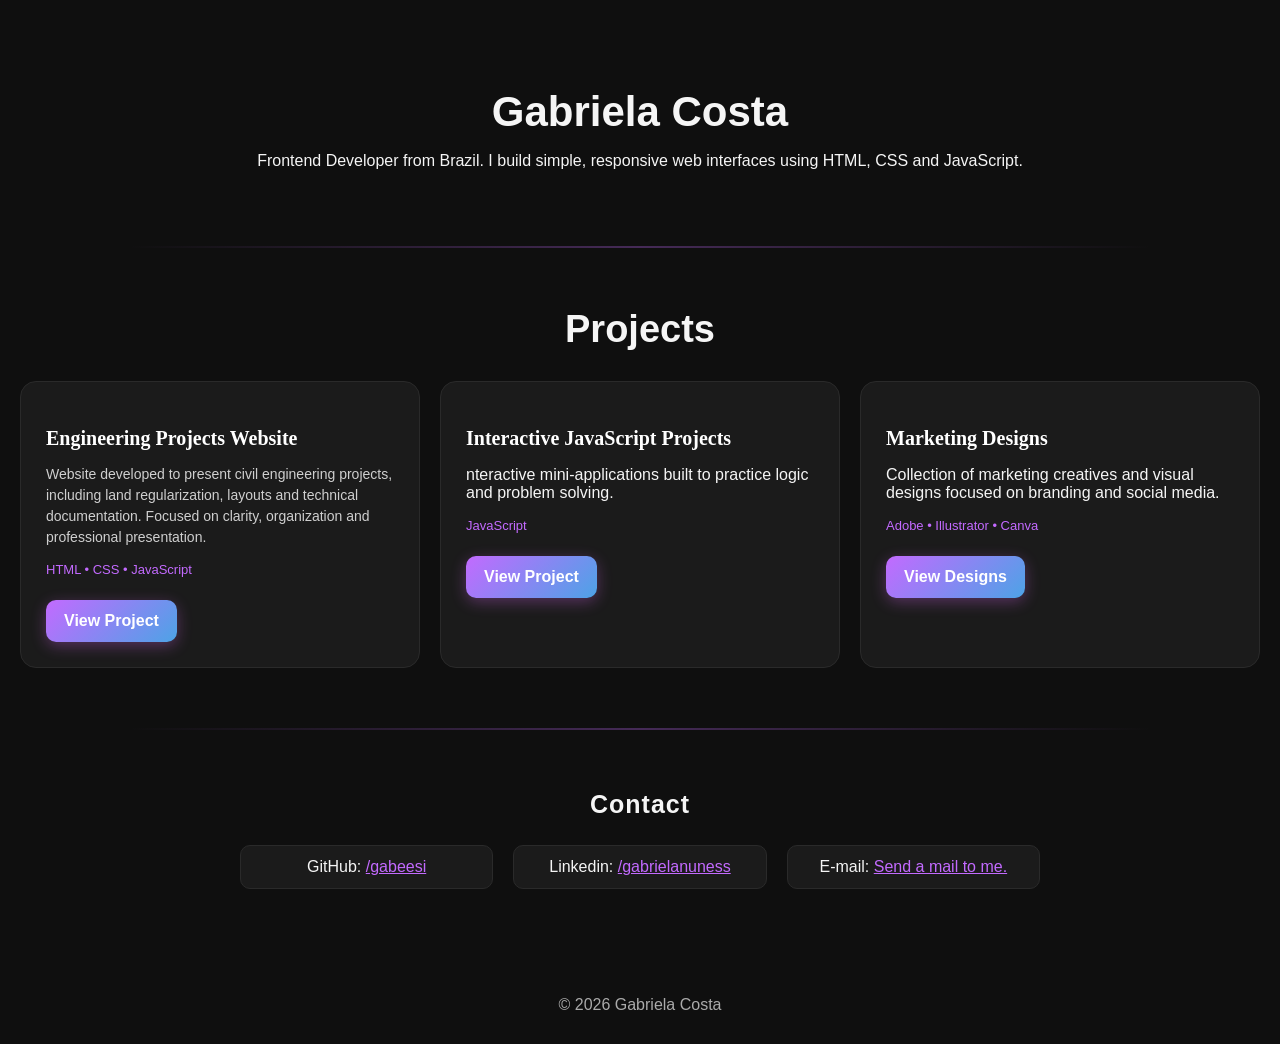
<file: index.html>
<!DOCTYPE html>
<html lang="pt-BR">
<head>
  <meta charset="UTF-8" />
  <meta name="viewport" content="width=device-width, initial-scale=1.0" />
  <title>Gabriela Costa | Frontend Developer</title>
  <link rel="stylesheet" href="index.css" />
</head>
<body>

<header>
  <h1>Gabriela Costa</h1>
  <p>Frontend Developer from Brazil. I build simple, responsive web interfaces using HTML, CSS and JavaScript.</p>
</header>
<hr>
<!--Projects Cards-->
<section>
  <h2>Projects</h2>
  <div class="projects">
    <div class="card">
    <h3>Engineering Projects Website</h3>
      <p class="description">Website developed to present civil engineering projects, including land regularization, layouts and technical documentation. Focused on clarity, organization and professional presentation.</p>
      <p class="tech">HTML • CSS • JavaScript</p>
      <a class="btn" href="https://gabeesi.github.io/ArtesiaEC/" target="_blank">View Project</a>
    </div>

    <div class="card">
      <h3>Interactive JavaScript Projects</h3>
      <p>nteractive mini-applications built to practice logic and problem solving.</p>
      <p class="tech">JavaScript</p>
      <a class="btn" href="projects.html" target="_blank">View Project</a>
    </div>

    <div class="card">
      <h3>Marketing Designs</h3>
      <p>Collection of marketing creatives and visual designs focused on branding and social media.</p>
      <p class="tech">Adobe • Illustrator • Canva </p>
      <a class="btn" href="designs.html" target="_blank">View Designs</a>

    </div>
   
  </div>
</section>
<hr>
<!--Contact Section-->
<section class="contact-section">
  <h2>Contact</h2>
  <div class="contact-container">
      <p>GitHub: <a class="a1" href="https://github.com/gabeesi" target="_blank">/gabeesi</a></p>
      <p>Linkedin: <a class="a1" href="https://www.linkedin.com/in/gabrielanuness/" target="_blank">/gabrielanuness</a></p>
      <p>E-mail: <a class="a1" href="mailto:gabeesi.kg@gmail.com" target="_blank">Send a mail to me.</a></p>
  </div>
</section>

<footer>
  © 2026 Gabriela Costa
</footer>

<script src="index.js"></script>
</body>
</html>
</file>
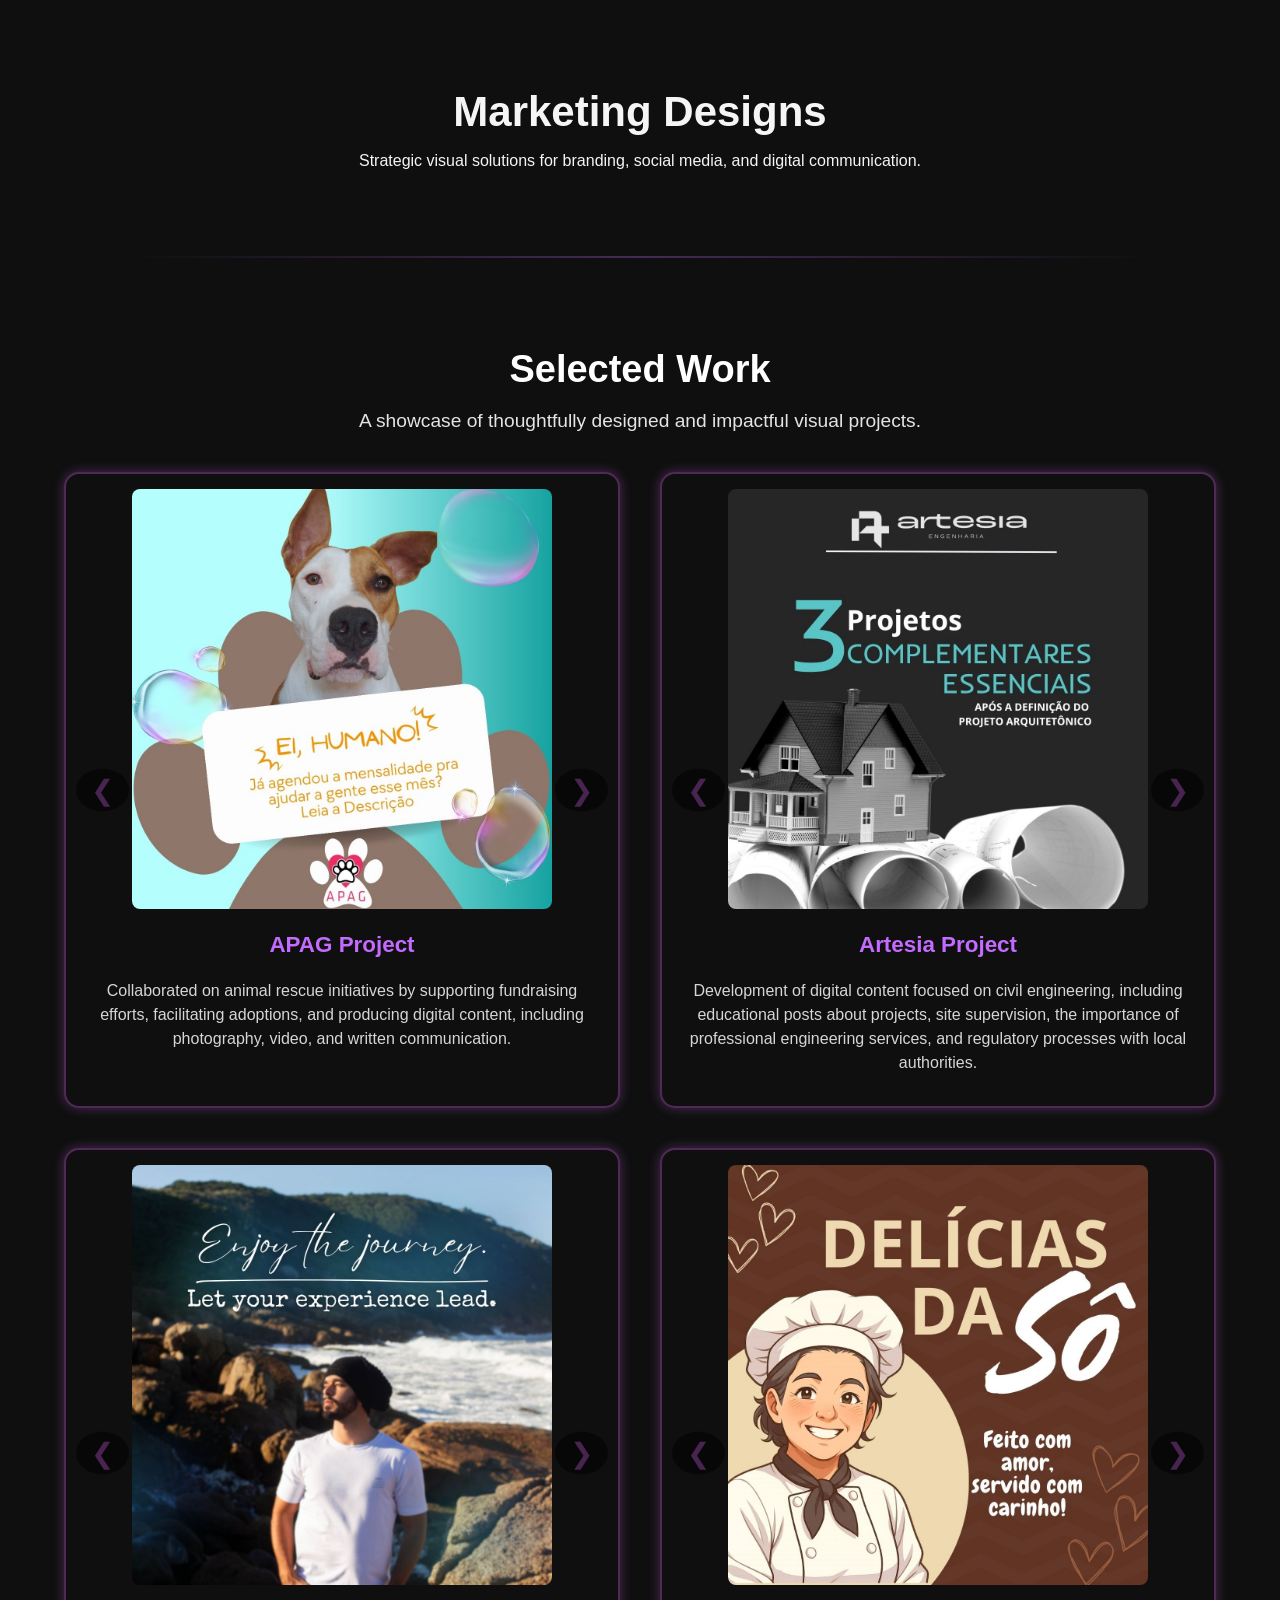
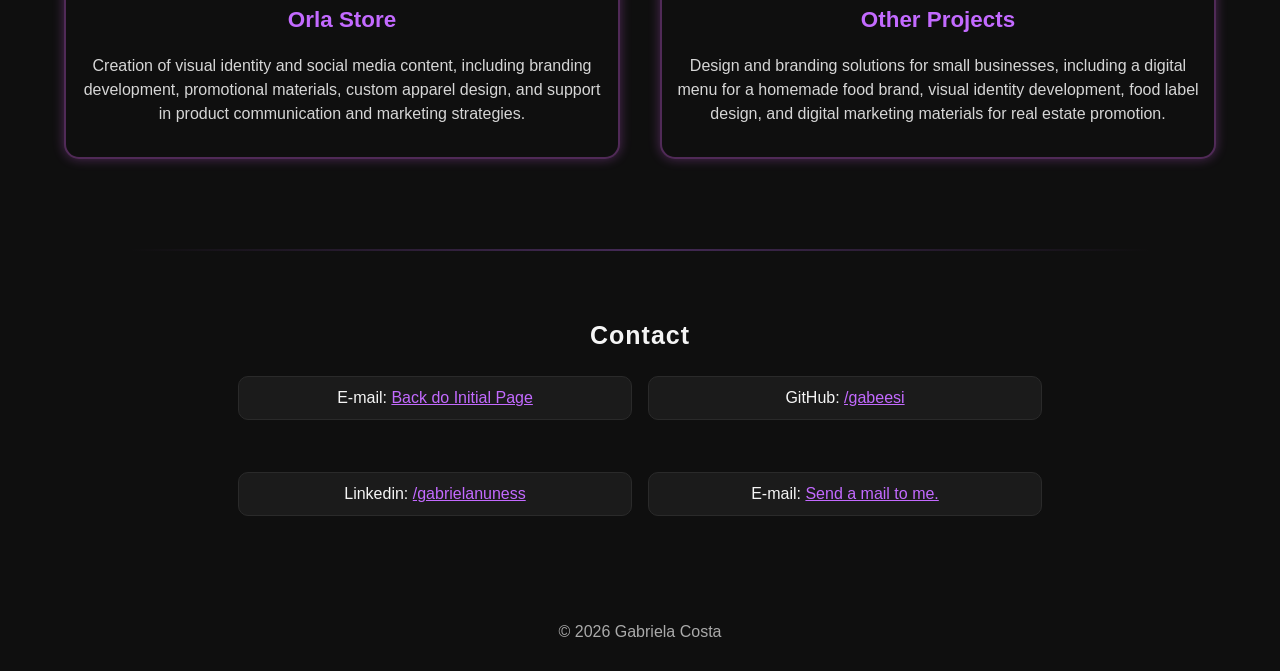
<file: designs.html>
<!DOCTYPE html>
<html lang="en">
<head>
  <meta charset="UTF-8">
    <meta name="viewport" content="width=device-width, initial-scale=1.0" />
  <title>Gabriela Costa | Marketing Designs</title>
  <link rel="stylesheet" href="designs.css">
</head>
<body>

<header>
  <h1>Marketing Designs</h1>
  <p>Strategic visual solutions for branding, social media, and digital communication.</p>
</header>

<hr>

<section class="gallery" id="gallery">
  <div class="container-designs">
    <h2>Selected Work</h2>
        <p class="descricao-designs">A showcase of thoughtfully designed and impactful visual projects.</p>
<div class="cards-designs">

<!--/APAG IMAGES/-->
  <div class="card carrossel">
    <div class="carousel-container">
        <img src="d-pictures/APAG1.jpg" class="carousel-img active" alt="Design 1">
        <img src="d-pictures/APAG2.jpg" class="carousel-img" alt="Design 2">
        <img src="d-pictures/APAG3.jpg" class="carousel-img" alt="Design 3">
        <img src="d-pictures/APAG4.jpg" class="carousel-img" alt="Design 4">
        <img src="d-pictures/APAG5.jpg" class="carousel-img" alt="Design 5">
        <img src="d-pictures/APAG6.jpg" class="carousel-img" alt="Design 6">
    </div>  
        <div class="carousel-btn left">&#10094;</div>
        <div class="carousel-btn right">&#10095;</div>
       
        <h3>APAG Project</h3>
        <p>Collaborated on animal rescue initiatives by supporting fundraising efforts, facilitating adoptions, and producing digital content, including photography, video, and written communication.</p>
  </div>

  <!--/ARTESIA IMAGES/-->
  <div class="card carrossel">
        <div class="carousel-container">
      <img src="d-pictures/Artesia1.jpg" class="carousel-img active" alt="Design 7">
      <img src="d-pictures/Artesia2.jpg" class="carousel-img" alt="Design 8">
      <img src="d-pictures/Artesia3.jpg" class="carousel-img" alt="Design 9">
      <img src="d-pictures/Artesia4.jpg" class="carousel-img" alt="Design 10">
      <img src="d-pictures/Artesia5.jpg" class="carousel-img" alt="Design 11">
      <img src="d-pictures/Artesia6.jpg" class="carousel-img" alt="Design 12">
        </div> 
        <div class="carousel-btn left">&#10094;</div>
        <div class="carousel-btn right">&#10095;</div>

        <h3>Artesia Project</h3>
        <p>Development of digital content focused on civil engineering, including educational posts about projects, site supervision, the importance of professional engineering services, and regulatory processes with local authorities.</p>
</div>


<!--/ORLA IMAGES/-->
<div class="card carrossel">
        <div class="carousel-container">
      <img src="d-pictures/Orla1.jpg" class="carousel-img active" alt="Design 13">
      <img src="d-pictures/Orla2.jpg" class="carousel-img" alt="Design 14">
      <img src="d-pictures/Orla3.jpg" class="carousel-img" alt="Design 15">

      <img src="d-pictures/OrlaC1.jpg" class="carousel-img" alt="Design 16">
      <img src="d-pictures/OrlaC2.jpg" class="carousel-img" alt="Design 17">
      <img src="d-pictures/OrlaC3.jpg" class="carousel-img" alt="Design 18">
</div>
        <div class="carousel-btn left">&#10094;</div>
        <div class="carousel-btn right">&#10095;</div>

        <h3>Orla Store</h3>
        <p>Creation of visual identity and social media content, including branding development, promotional materials, custom apparel design, and support in product communication and marketing strategies.</p>
</div>

<!--/Delicias da So IMAGES/-->
<div class="card carrossel">
        <div class="carousel-container">
      <img src="d-pictures/DdSo1.jpg" class="carousel-img active" alt="Design 19">
      <img src="d-pictures/DdSo2.jpg" class="carousel-img" alt="Design 20">
      <img src="d-pictures/DdSo3.jpg" class="carousel-img" alt="Design 21">
<!--/Andes IMAGES/-->
      <img src="d-pictures/Andes1.jpg" class="carousel-img" alt="Design 22">
      <img src="d-pictures/Andes2.jpg" class="carousel-img" alt="Design 23">
<!--/Imbes IMAGES/-->
      <img src="d-pictures/Imbes1.jpg" class="carousel-img" alt="Design 24"> 
</div>

        <div class="carousel-btn left">&#10094;</div>
        <div class="carousel-btn right">&#10095;</div>

        <h3>Other Projects</h3>
        <p>Design and branding solutions for small businesses, including a digital menu for a homemade food brand, visual identity development, food label design, and digital marketing materials for real estate promotion.</p>
</div>

</div>
</section>

<hr>
<!--Contact Section-->
<section class="contact-section">
  <h2>Contact</h2>
  <div class="contact-container">
     <p>E-mail: <a class="a1" href="https://gabeesi.github.io/resume/" target="_blank">Back do Initial Page</a></p>
      <p>GitHub: <a class="a1" href="https://github.com/gabeesi" target="_blank">/gabeesi</a></p>
      <p>Linkedin: <a class="a1" href="https://www.linkedin.com/in/gabrielanuness/" target="_blank">/gabrielanuness</a></p>
      <p>E-mail: <a class="a1" href="mailto:gabeesi.kg@gmail.com" target="_blank">Send a mail to me.</a></p>
  </div>
</section>

<footer>
  © 2026 Gabriela Costa
</footer>

<script src="designs.js"></script>
</body>
</html>
</file>
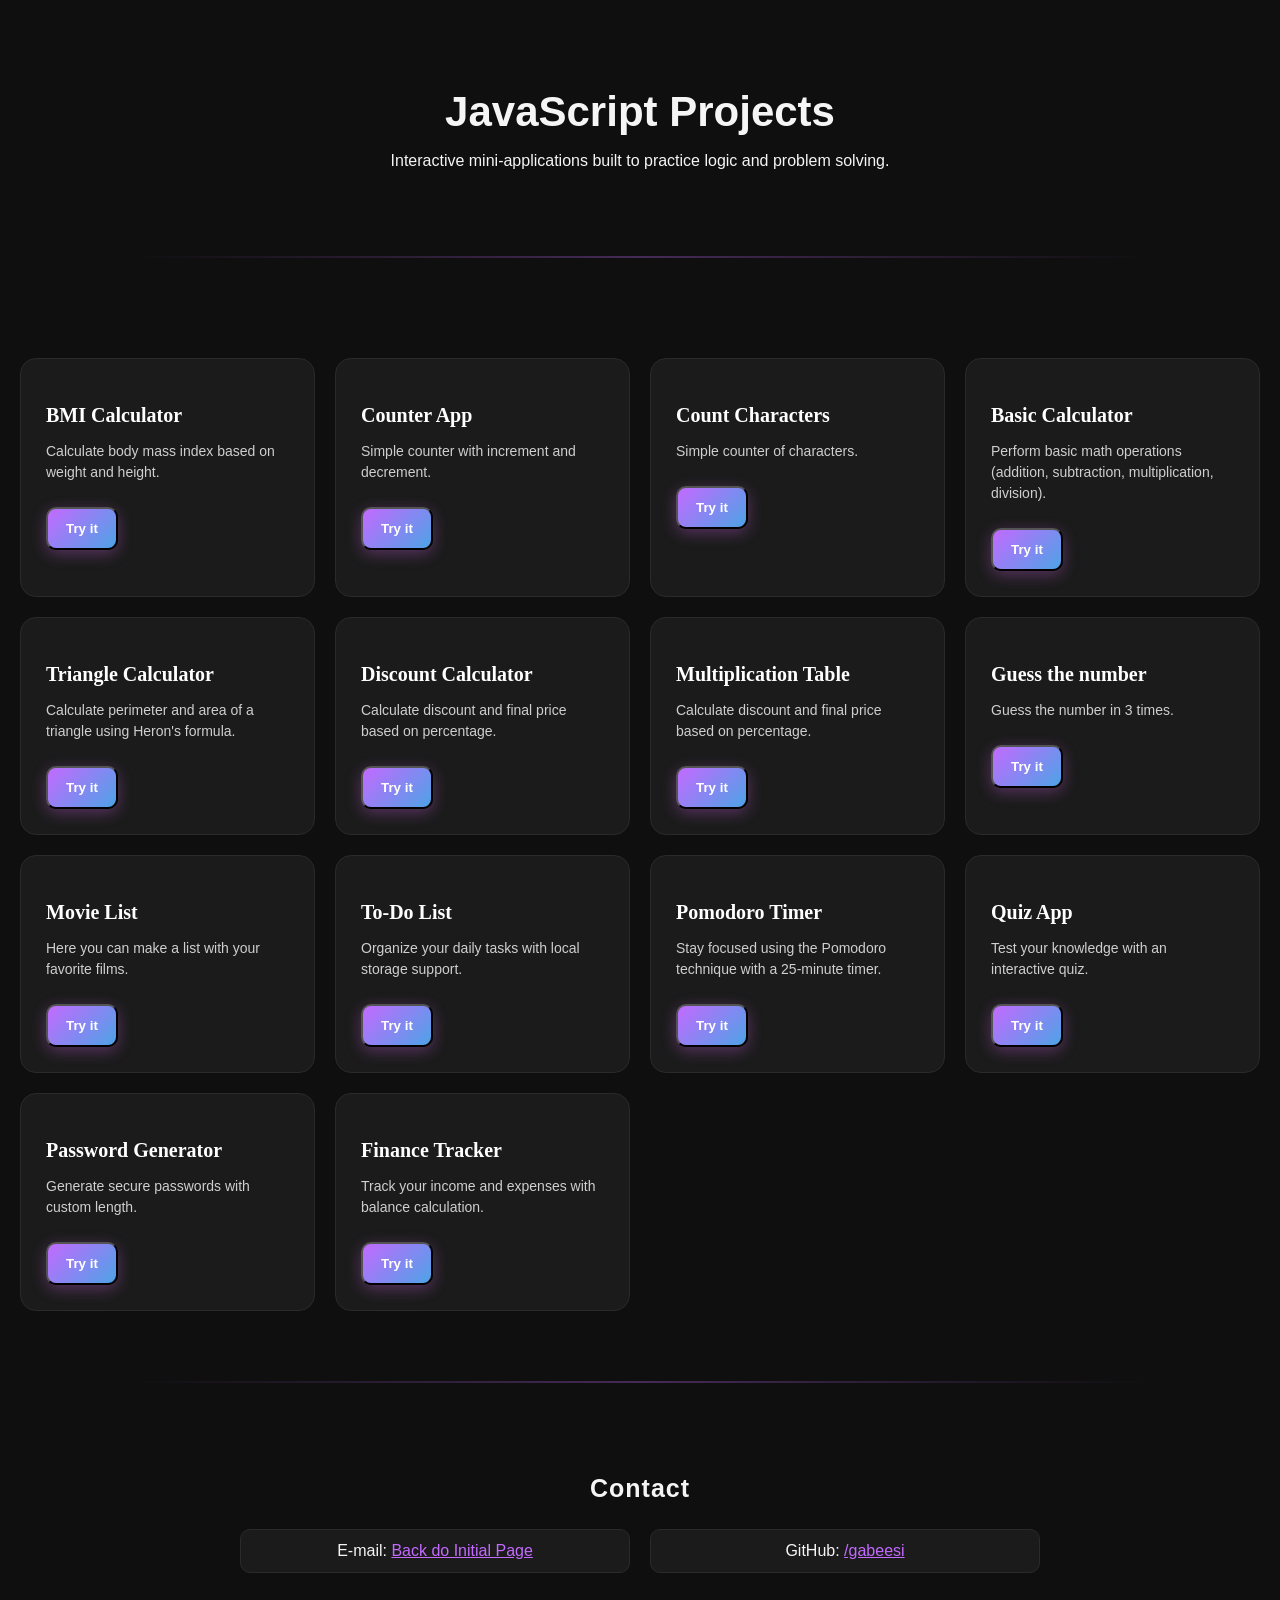
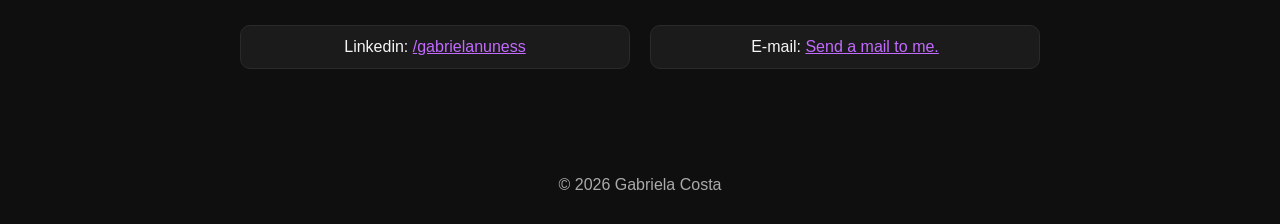
<file: projects.html>
<!DOCTYPE html>
<html lang="pt-BR">
<head>
  <meta charset="UTF-8" />
  <meta name="viewport" content="width=device-width, initial-scale=1.0" />
  <title>Gabriela Costa | JavaScript Projects</title>
  <link rel="stylesheet" href="projects.css" />
</head>
<body>

<header>
  <h1>JavaScript Projects</h1>
  <p>Interactive mini-applications built to practice logic and problem solving.</p>
</header>
<hr>
<section class="projects-section">
  <div class="projects-layout">

  <div class="projects">

<!--Calculadora de IMC-->
    <div class="card">
      <h3>BMI Calculator</h3>
      <p class="description" >Calculate body mass index based on weight and height.</p>
      <button class="btn" onclick="openProject('bmi')">Try it</button>
    </div>

<!--Contador com botões-->
    <div class="card">
      <h3>Counter App</h3>
      <p class="description">Simple counter with increment and decrement.</p>
      <button class="btn" onclick="openProject('counter')">Try it</button>
    </div>

<!--Contador de Caracteres-->
    <div class="card">
      <h3>Count Characters</h3>
      <p class="description">Simple counter of characters.</p>
      <button class="btn" onclick="openProject('characters')">Try it</button>
    </div>

<!--Calculadora Básica-->
    <div class="card">
      <h3>Basic Calculator</h3>
      <p class="description">Perform basic math operations (addition, subtraction, multiplication, division).</p>
      <button class="btn" onclick="openProject('calculator')">Try it</button>
    </div>

<!--Calculo de Triangulo-->
    <div class="card">
      <h3>Triangle Calculator</h3>
      <p class="description">Calculate perimeter and area of a triangle using Heron's formula.</p>
      <button class="btn" onclick="openProject('triangle')">Try it</button>
    </div>

<!--Calculadora de Desconto-->
    <div class="card">
      <h3>Discount Calculator</h3>
      <p class="description">Calculate discount and final price based on percentage.</p>
      <button class="btn" onclick="openProject('discount')">Try it</button>
    </div>

<!--Calculadora da Tabuada-->
    <div class="card">
      <h3>Multiplication Table</h3>
      <p class="description">Calculate discount and final price based on percentage.</p>
      <button class="btn" onclick="openProject('tab')">Try it</button>
    </div>

<!--Adivinhação-->
    <div class="card">
      <h3>Guess the number</h3>
      <p class="description">Guess the number in 3 times.</p>
      <button class="btn" onclick="openProject('random')">Try it</button>
    </div>

<!--Lista de Filmes-->
    <div class="card">
      <h3>Movie List</h3>
      <p class="description">Here you can make a list with your favorite films.</p>
      <button class="btn" onclick="openProject('movie')">Try it</button>
    </div>
  <!-- To-Do List -->
  <div class="card">
    <h3>To-Do List</h3>
    <p class="description">Organize your daily tasks with local storage support.</p>
   <button class="btn" onclick="openProject('todo')">Try it</button>
  </div>

<!-- Pomodoro Timer -->
  <div class="card">
    <h3>Pomodoro Timer</h3>
    <p class="description">Stay focused using the Pomodoro technique with a 25-minute timer.</p>
    <button class="btn" onclick="openProject('pomodoro')">Try it</button>
  </div>

<!-- Quiz -->
  <div class="card">
    <h3>Quiz App</h3>
    <p class="description">Test your knowledge with an interactive quiz.</p>
    <button class="btn" onclick="openProject('quiz')">Try it</button>
  </div>

<!-- Password Generator -->
  <div class="card">
    <h3>Password Generator</h3>
    <p class="description">Generate secure passwords with custom length.</p>
    <button class="btn" onclick="openProject('password')">Try it</button>
  </div>

<!-- Finance Tracker -->
  <div class="card">
    <h3>Finance Tracker</h3>
    <p class="description">Track your income and expenses with balance calculation.</p>
   <button class="btn" onclick="openProject('finance')">Try it</button>
  </div>
  
    </div>
    </div>
</section>

<hr>
<!--Contact Section-->
<section class="contact-section">
  <h2>Contact</h2>
  <div class="contact-container">
     <p>E-mail: <a class="a1" href="https://gabeesi.github.io/resume/" target="_blank">Back do Initial Page</a></p>
      <p>GitHub: <a class="a1" href="https://github.com/gabeesi" target="_blank">/gabeesi</a></p>
      <p>Linkedin: <a class="a1" href="https://www.linkedin.com/in/gabrielanuness/" target="_blank">/gabrielanuness</a></p>
      <p>E-mail: <a class="a1" href="mailto:gabeesi.kg@gmail.com" target="_blank">Send a mail to me.</a></p>
  </div>
</section>

<div id="modal" class="modal">
  <div class="modal-content">
    <div id="project-viewer"></div>
  </div>
</div>

<footer>
  © 2026 Gabriela Costa
</footer>

<script src="projects.js"></script>
</body>
</file>
<file: index.css>
body{
  font-family:Arial, Helvetica, sans-serif;
  margin:0;
  background:#0f0f0f;
  color:#f5f5f5;
}

header{
  padding:60px 20px;
  text-align:center;
}
/*Transparence hr*/
hr{
  border: none;
  height: 2px;
  opacity: 0.3;
  margin: 0px auto;
  width: 80%;
  background: linear-gradient(to right, transparent, #c36aff, transparent);
}

h1{
  font-size:42px;
  margin-bottom:10px;
}

h2{
  font-size:38px;
  margin-bottom:0px;
  margin-top: 0px;
  text-align: center;
}


section{
  padding:60px 20px;
}

.projects{
  display:grid;
  grid-template-columns:repeat(auto-fit,minmax(250px,1fr));
  gap:20px;
  margin-top:30px;
}

.card {
  background: #1b1b1b;
  padding: 25px;
  border-radius: 16px;
  transition: 0.3s ease;
  border: 1px solid #2a2a2a;
}

.card:hover {
  transform: translateY(-6px);
  border-color: #e66aff4d;
  box-shadow: 0 8px 25px rgba(106, 183, 255, 0.15);
}

.card h3 {
  margin-bottom: 10px;
  color: #fff;
  font-family: 'Times New Roman', Times, serif;
  font-size: 20px;
}

.description {
  font-family: Arial, Helvetica, sans-serif;
  font-size: 14px;
  color: #cfcfcf;
  line-height: 1.5;
}

.tech {
  margin-top: 10px;
  font-size: 13px;
  color: #c36aff;
  font-weight: 500;
}

.btn {
  display: inline-block;
  margin-top: 10px;
  padding: 12px 18px;
  background: linear-gradient(135deg, #c36aff, #4da3e6);
  color: #fff;
  text-decoration: none;
  border-radius: 10px;
  font-weight: 600;
  transition: 0.3s ease;
  box-shadow: 0 4px 15px #e66aff4d;
}

.btn:hover {
  transform: translateY(-3px) scale(1.03);
  box-shadow: 0 6px 20px #e66aff4d;
}

.a1 {
  margin-top: 10px;
  font-size: 16px;
  color: #c36aff;
  font-weight: 500;
}

.contact-container {
  display: flex;
  grid-template-columns: repeat(3, 1fr);
  gap: 20px;
  max-width: 800px;
  margin: 1px auto;
  justify-items: center;
  justify-content: center;
}

.contact-container p {
  background: #1b1b1b;
  padding: 12px 16px;
  border-radius: 10px;
  border: 1px solid #2a2a2a;
  text-align: center;
  width: 100%;
  max-width: none;
}

.contact-container p:hover {
  border-color: #c36aff;
  transform: translateY(-3px);
  transition: 0.3s;
}

.contact-section {
  text-align: center;
}

.contact-section h2 {
  margin-bottom: 10px;
  font-size: 25px;
  letter-spacing: 1px;
}
@media (max-width: 768px) {
    .card {
        grid-template-columns: 1fr;
    }

    .contact-container {
        grid-template-columns: 1fr;
    }


}
footer{
  text-align:center;
  padding:30px 10px;
  color:#aaa;
}
</file>
<file: designs.css>
body{
  font-family:Arial, Helvetica, sans-serif;
  margin:0;
  background:#0f0f0f;
  color:#f5f5f5;
}

header{
  padding:60px 20px;
  text-align:center;
}
/*Transparence*/
hr{
  border: none;
  height: 2px;
  opacity: 0.3;
  margin: 10px auto;
  width: 80%;
  background: linear-gradient(to right, transparent, #c36aff, transparent);
}

h1{
  font-size:42px;
  margin-bottom:10px;
}

h2{
  font-size:38px;
  margin-bottom:0px;
  margin-top: 0px;
  text-align: center;
}
section{
  padding:60px 20px;
}
/* ============================
   SEÇÃO PROJETOS
============================ */

.gallery {
    padding: 80px 0;
    background-color: #0f0f0f;
    color: #fff;
}

.container-designs {
    width: 90%;
    max-width: 1300px;
    margin: auto;
    text-align: center;
}

.designs h2 {
    margin-top: 0px;
    font-size: 2.2rem;
    color: #c36aff;
    margin-bottom: 10px;
}

.descricao-designs {
    font-size: 1.2rem;
    color: #e4e4e4;
    margin-bottom: 40px;
}

/* CARDS */
.cards-designs {
    display: grid;
    grid-template-columns: repeat(2, 1fr);
    gap: 40px;
}

.card {
    background-color: #0f0f0f;
    border: 2px solid #e66aff4d;
    border-radius: 15px;
    padding: 15px;
    transition: 0.3s ease;
    box-shadow: 0 0 12px #e66aff4d;
    display: flex;
    flex-direction: column;
    justify-content: flex-start;
}

.card:hover {
    transform: scale(1.03);
    box-shadow: 0 0 18px #e66aff4d;
}

/* IMAGENS */
.card img:not(.carousel-img) {
    width: 100%;
    height: 180px;
    object-fit: cover;
    border-radius: 8px;
    margin-bottom: 15px;
}

/* TÍTULOS DOS CARDS */
.card h3 {
    font-size: 1.4rem;
    color: #c36aff;
    margin-bottom: 10px;
    margin-bottom: 5px;
}

/* TEXTO DOS CARDS */
.card p {
    font-size: 1rem;
    color: #d6d6d6;
    line-height: 1.5;
}

/* ================================
   CARROSSEL DE IMAGENS
================================ */

.carrossel {
    position: relative;
    overflow: hidden;
}

.carousel-container {
    overflow: hidden;
    position: relative;
    width: 100%;
    height: 420px;
    display: flex;
    align-items: center;
    justify-content: center;
}

.carousel-img {
    position: absolute;
    max-width: 100%;
    max-height: 100%;
    object-fit: contain;
    background-color: #0f0f0f;
    border-radius: 8px;
    opacity: 0;
    transition: opacity 1.5s ease;
    
}

.carousel-img.active {
    opacity: 1;
    cursor: pointer;
}

.carousel-img.active:hover {
  transform: scale(1.02);
  transition: 0.3s;
}


/* Botões */
.carousel-btn {
    position: absolute;
    top: 50%;
    transform: translateY(-50%);
    font-size: 28px;
    color: #e66aff4d;
    cursor: pointer;
    padding: 5px 15px;
    border-radius: 50%;
    background: rgba(0,0,0,0.5);
    user-select: none;
}

.carousel-btn.left {
    left: 10px;
}

.carousel-btn.right {
    right: 10px;
}

.carousel-btn:hover {
    background: #e66aff4d;
}

.a1 {
  margin-top: 10px;
  font-size: 16px;
  color: #c36aff;
  font-weight: 500;
}

.contact-container {
  display: grid;
  grid-template-columns: repeat(2, 1fr);
  gap: 20px;
  max-width: 800px;
  margin: 1px auto;
  justify-items: center;
  justify-content: center;
}

.contact-container p {
  background: #1b1b1b;
  padding: 12px 1px;
  border-radius: 10px;
  border: 1px solid #2a2a2a;
  text-align: center;
  width: 100%;
  max-width: 100%;
}

.contact-container p:hover {
  border-color: #c36aff;
  transform: translateY(-3px);
  transition: 0.3s;
}

.contact-section {
  text-align: center;
}

.contact-section h2 {
  margin-bottom: 10px;
  font-size: 25px;
  letter-spacing: 1px;
}

@media (max-width: 768px) {
    .card {
        padding: 15px;
    }

    .carousel-container {
        height: 220px;
    }

    .contact-container {
        grid-template-columns: 1fr;
    }

    .cards-designs {
        grid-template-columns: 1fr;
    }
}
footer{
  text-align:center;
  padding:30px 10px;
  color:#aaa;
}
</file>
<file: projects.css>
* {
  box-sizing: border-box;
}

body{
  font-family:Arial, Helvetica, sans-serif;
  margin:0;
  background:#0f0f0f;
  color:#f5f5f5;
}

header{
  padding:60px 20px;
  text-align:center;
}
/*Transparence hr*/
hr{
  border: none;
  height: 2px;
  opacity: 0.3;
  margin: 10px auto;
  width: 80%;
  background: linear-gradient(to right, transparent, #c36aff, transparent);
}

h1{
  font-size:42px;
  margin-bottom:10px;
}

section{
  padding:60px 20px;
}
.projects{
  display:grid;
  grid-template-columns:repeat(auto-fit,minmax(250px,1fr));
  gap:20px;
  margin-top:30px;
}

.card {
  background: #1b1b1b;
  padding: 25px;
  border-radius: 16px;
  transition: 0.3s ease;
  border: 1px solid #2a2a2a;
}

.card:hover {
  transform: translateY(-6px);
  border-color: #e66aff4d;
  box-shadow: 0 8px 25px rgba(106, 183, 255, 0.15);
}

.card h3 {
  margin-bottom: 10px;
  color: #fff;
  font-family: 'Times New Roman', Times, serif;
  font-size: 20px;
}

.description {
  font-family: Arial, Helvetica, sans-serif;
  font-size: 14px;
  color: #cfcfcf;
  line-height: 1.5;
}

.btn {
  display: inline-block;
  margin-top: 10px;
  padding: 12px 18px;
  background: linear-gradient(135deg, #c36aff, #4da3e6);
  color: #fff;
  text-decoration: none;
  border-radius: 10px;
  font-weight: 600;
  transition: 0.3s ease;
  box-shadow: 0 4px 15px #e66aff4d;
}

.btn:hover {
  transform: translateY(-3px) scale(1.03);
  box-shadow: 0 6px 20px #e66aff4d;
}

.projects-layout {
  display: block;
}

#project-viewer {
  margin: 40px auto;
  width: 100%;
  max-width: 100%;
  background: #1b1b1b;
  padding: 25px;
  border-radius: 16px;
  border: 1px solid #2a2a2a;
  box-shadow: 0 8px 30px rgba(195, 106, 255, 0.15);
  text-align: center;
  animation: fadeIn 0.3s ease;
}

#project-viewer input {
  width: 100%;
  max-width: 100%;
  padding: 10px;
  margin: 8px 0;
  border-radius: 8px;
  border: none;
  outline: none;
}

#project-viewer p {
  white-space: pre-line;
  margin-top: 10px;
  font-weight: 500;
  color: #c36aff;
}

@keyframes fadeIn {
  from { opacity: 0; transform: translateY(10px);}
  to { opacity: 1; transform: translateY(0);}
}

#movieList li {
  background: #2a2a2a;
  padding: 10px 14px;
  border-radius: 8px;
  margin-top: 8px;
  display: flex;
  justify-content: space-between;
  align-items: center;
}

.delete-btn {
  background: transparent;
  border: none;
  font-size: 18px;
  cursor: pointer;
  transition: 0.3s;
}

.delete-btn:hover {
  transform: scale(1.2);
}

.modal {
  display: none;
  position: fixed;
  top: 0;
  left: 0;
  width: 100vw;
  height: 100vh;
  background: rgba(0, 0, 0, 0.7);
  backdrop-filter: blur(6px);
  justify-content: center;
  align-items: center;
  z-index: 999;
}

.modal-content {
  background: #1b1b1b;
  padding: 30px;
  border-radius: 16px;
  width: 90%;
  max-width: 500px;
  animation: fadeInScale 0.3s ease;
}

/* animação */
@keyframes fadeInScale {
  from {
    opacity: 0;
    transform: scale(0.9);
  }
  to {
    opacity: 1;
    transform: scale(1);
  }
}

#financeList li {
  background: #2a2a2a;
  padding: 10px 14px;
  border-radius: 8px;
  margin-top: 8px;
  display: flex;
  justify-content: space-between;
  align-items: center;
}
.a1 {
  margin-top: 10px;
  font-size: 16px;
  color: #c36aff;
  font-weight: 500;
}

.options {
  display: flex;
  flex-direction: column;
  gap: 8px;
  margin: 15px 0;
}

.actions {
  display: flex;
  justify-content: center;
  gap: 10px;
  margin-top: 10px;
}

.contact-container {
  display: grid;
  grid-template-columns: repeat(2, 1fr);
  gap: 20px;
  max-width: 800px;
  margin: 1px auto;
  justify-items: center;
  justify-content: center;
}

.contact-container p {
  background: #1b1b1b;
  padding: 12px 16px;
  border-radius: 10px;
  border: 1px solid #2a2a2a;
  text-align: center;
  width: 100%;
  max-width: 100%;
}

.contact-container p:hover {
  border-color: #c36aff;
  transform: translateY(-3px);
  transition: 0.3s;
}

.contact-section {
  text-align: center;
}

.contact-section h2 {
  margin-bottom: 10px;
  font-size: 25px;
  letter-spacing: 1px;
}

@media (max-width: 768px) {
  .projects-layout {
    grid-template-columns: 1fr;
  }
}

footer{
  text-align:center;
  padding:30px 10px;
  color:#aaa;
}
</file>
